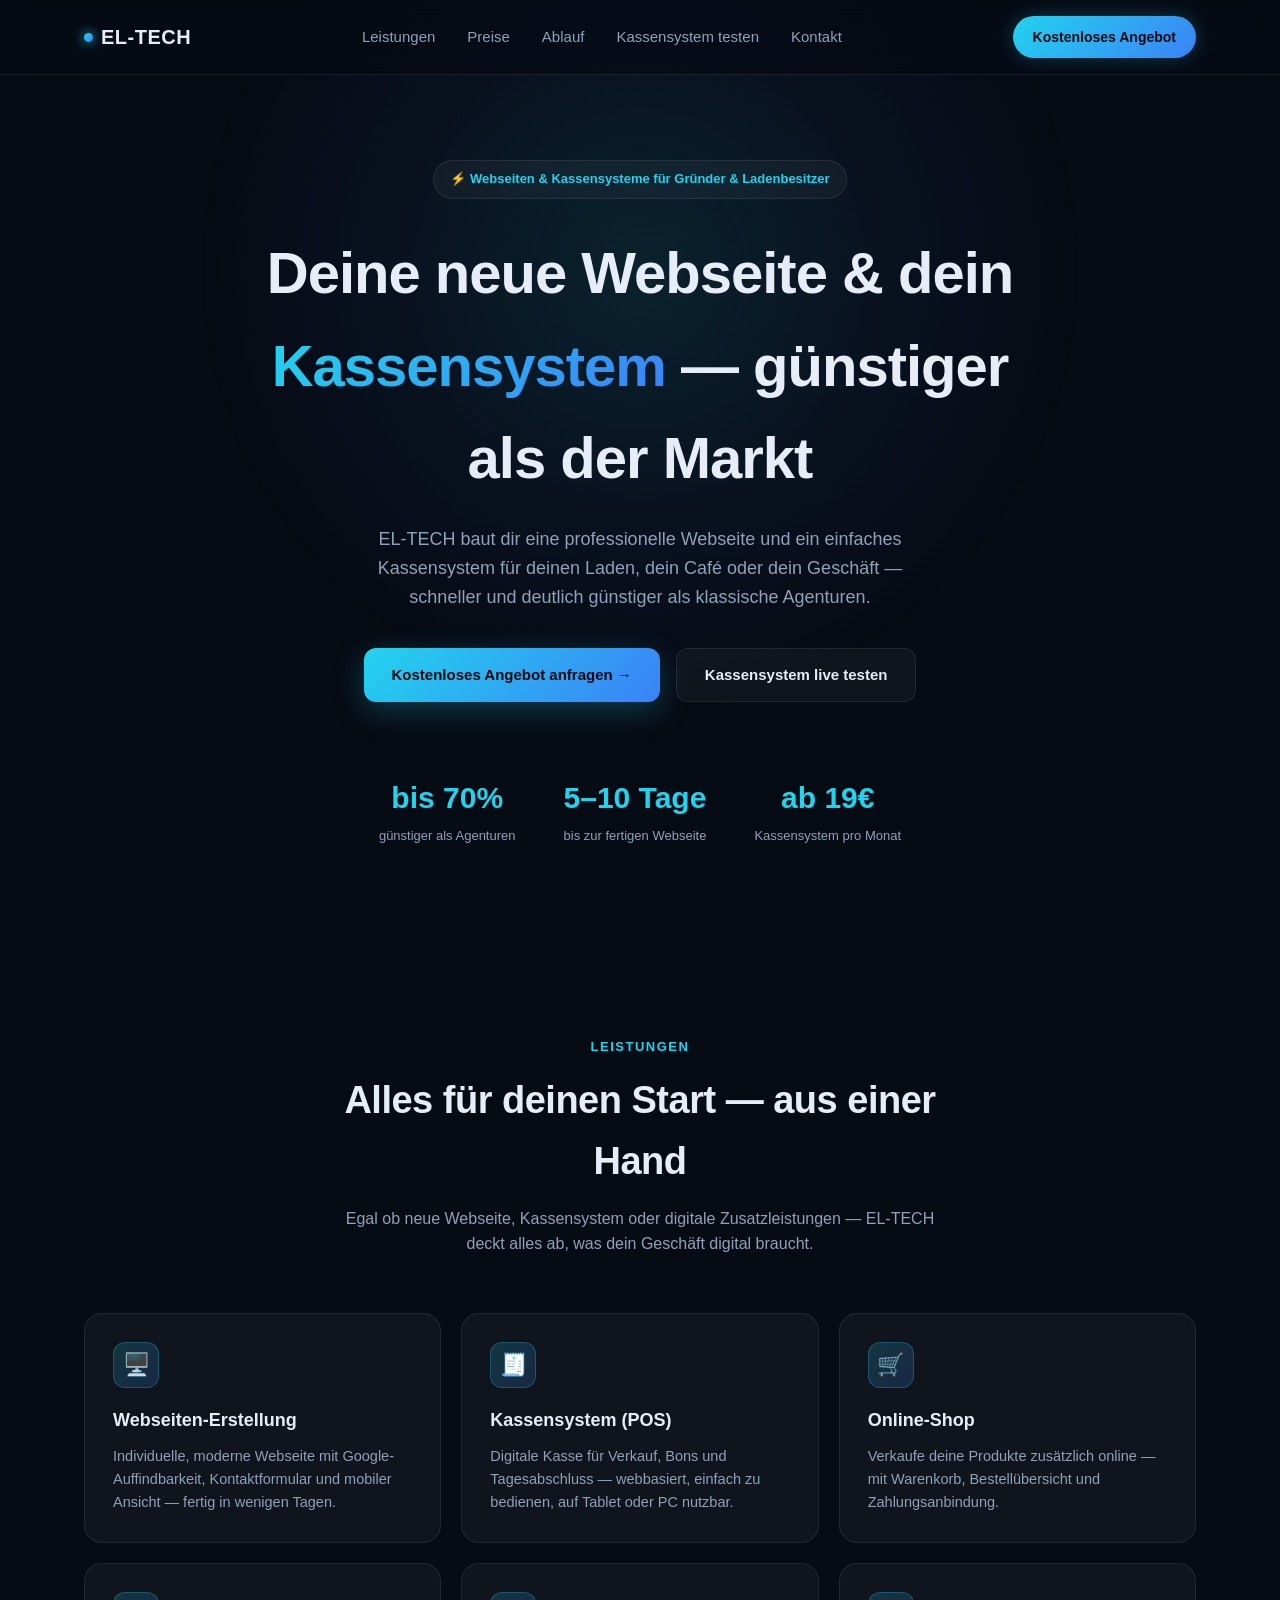
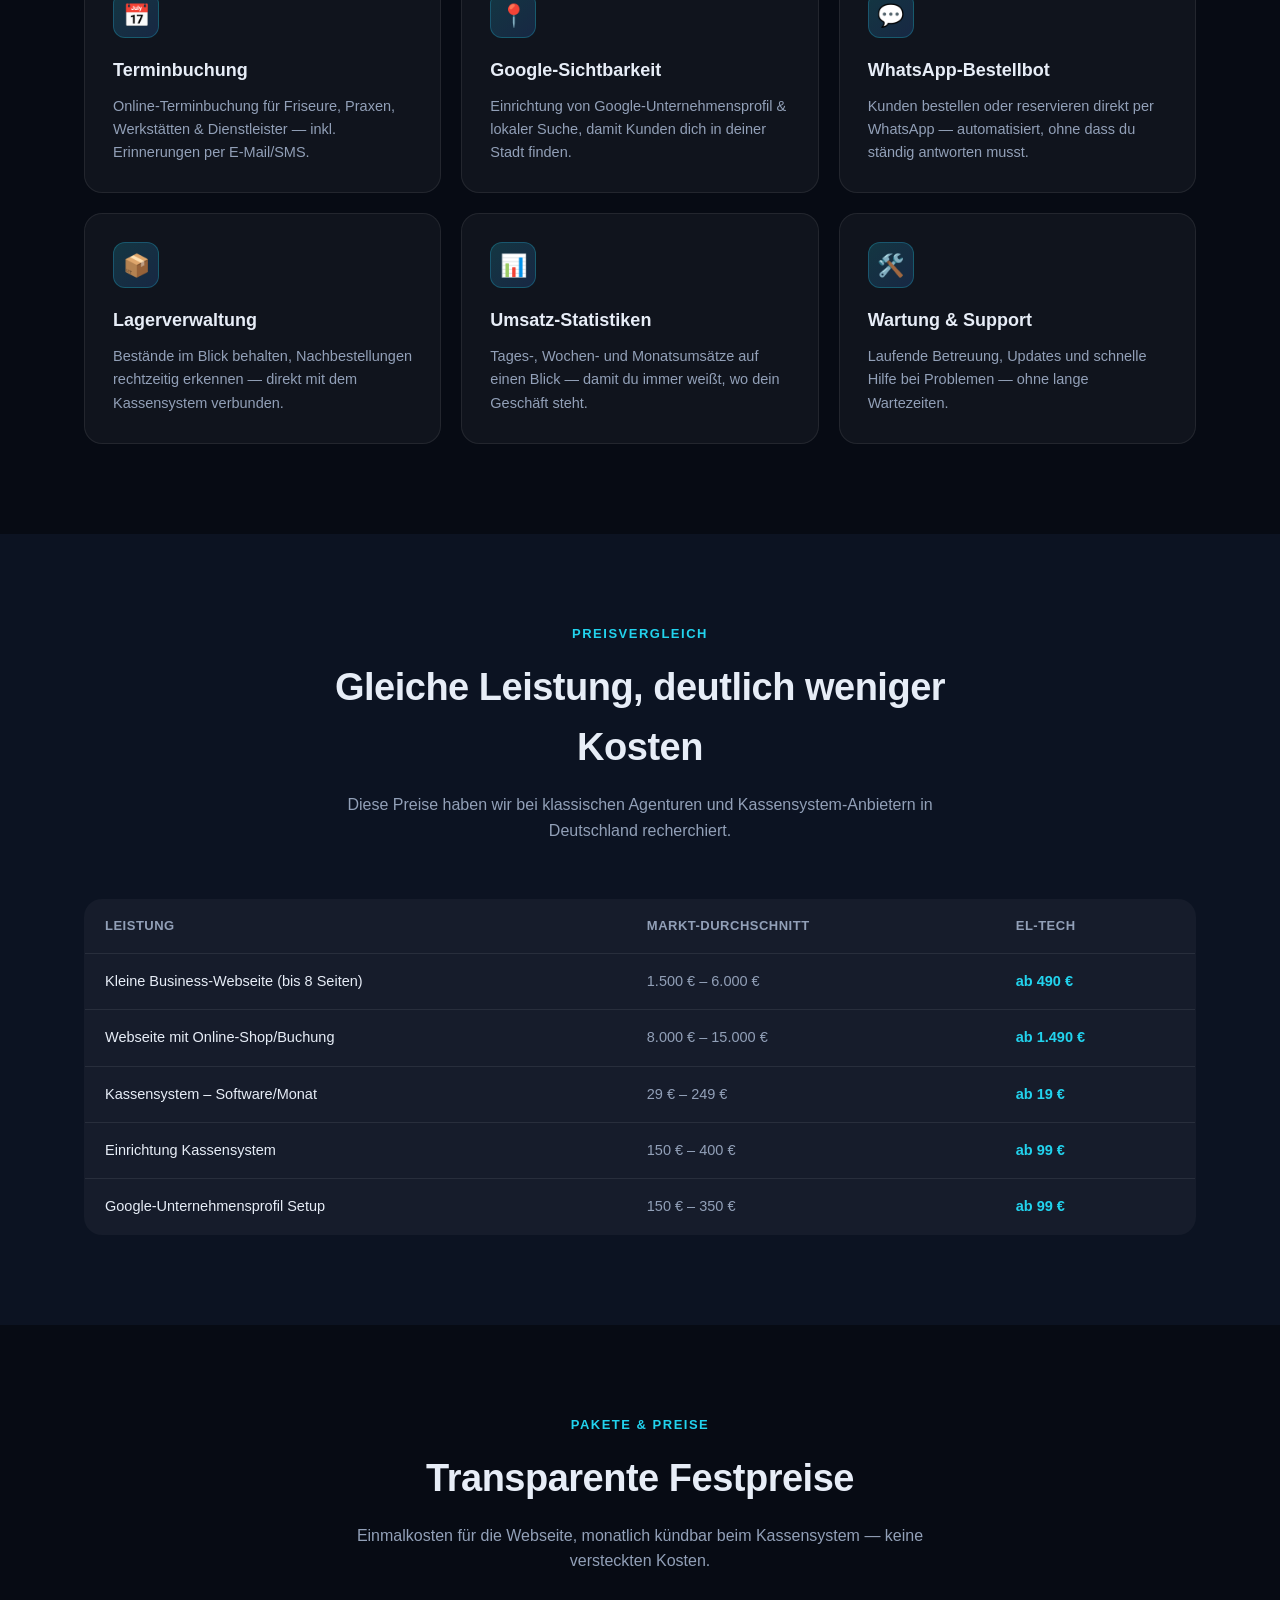
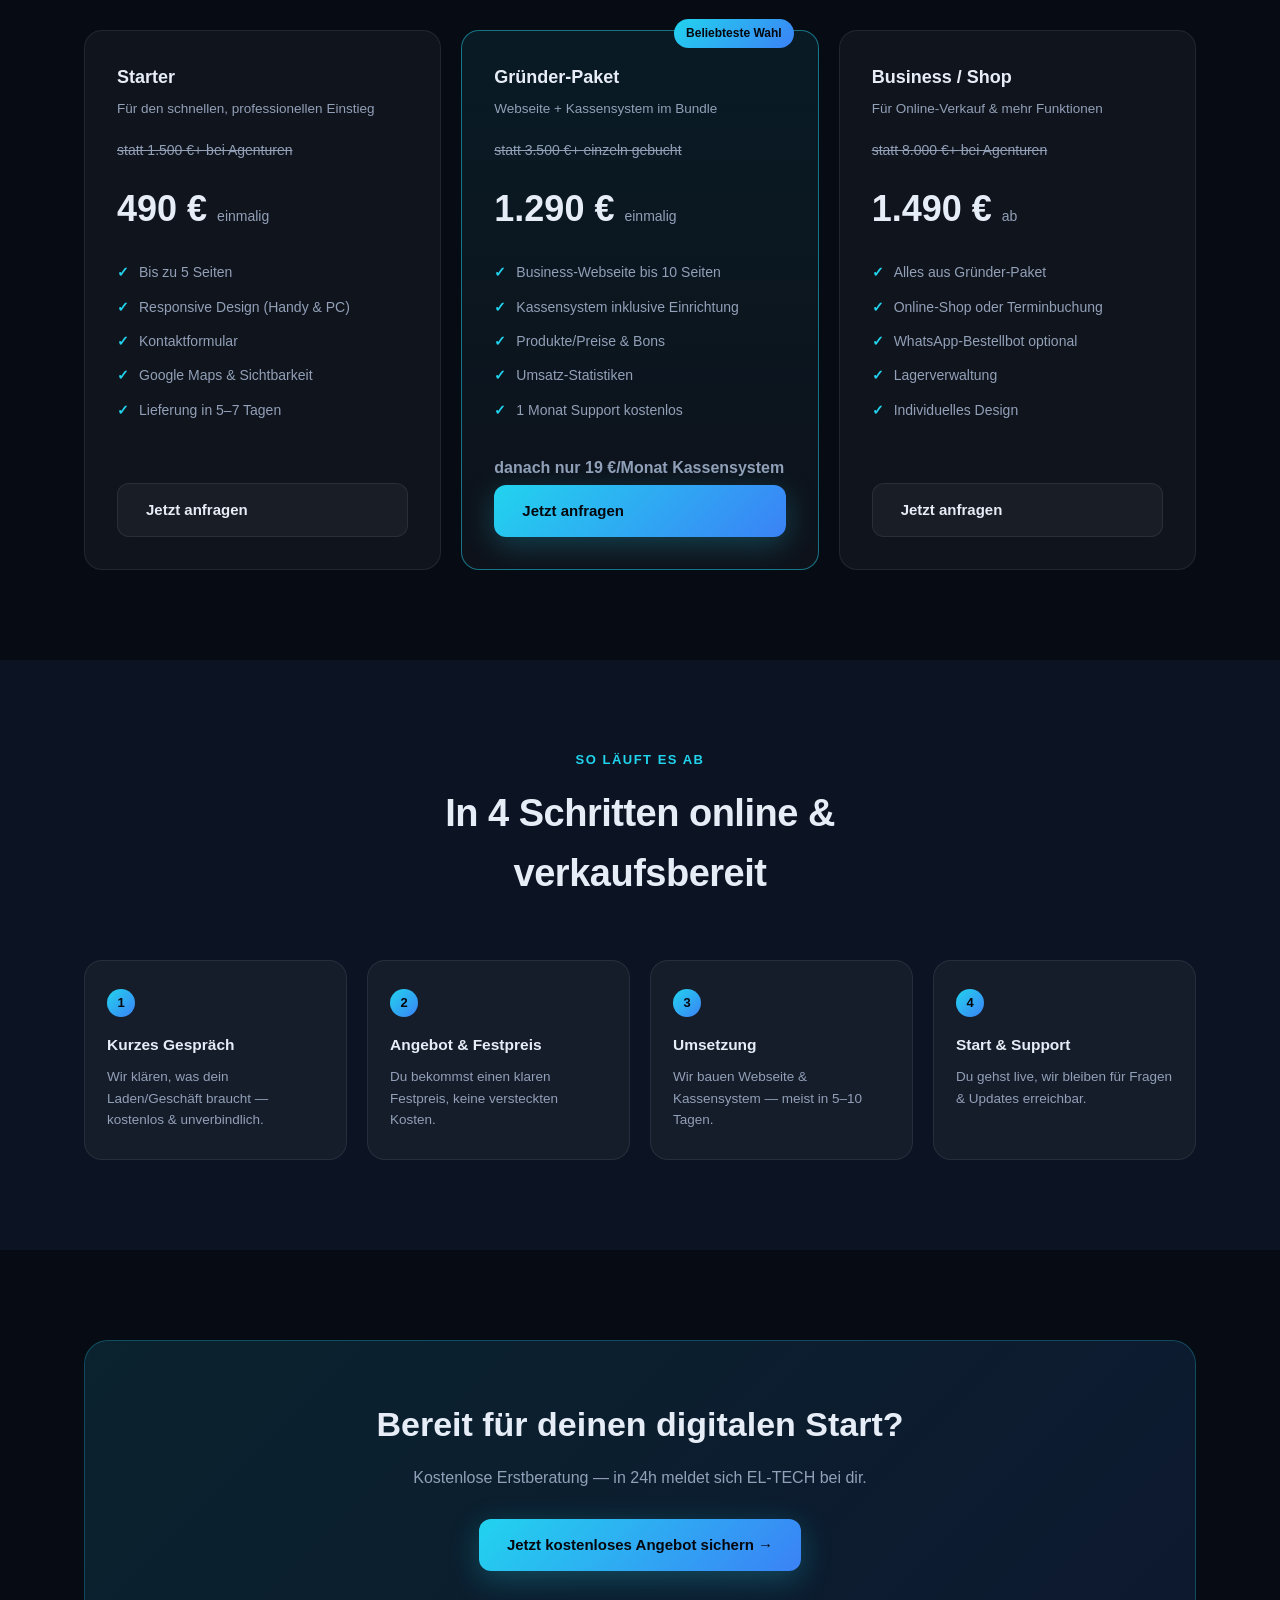
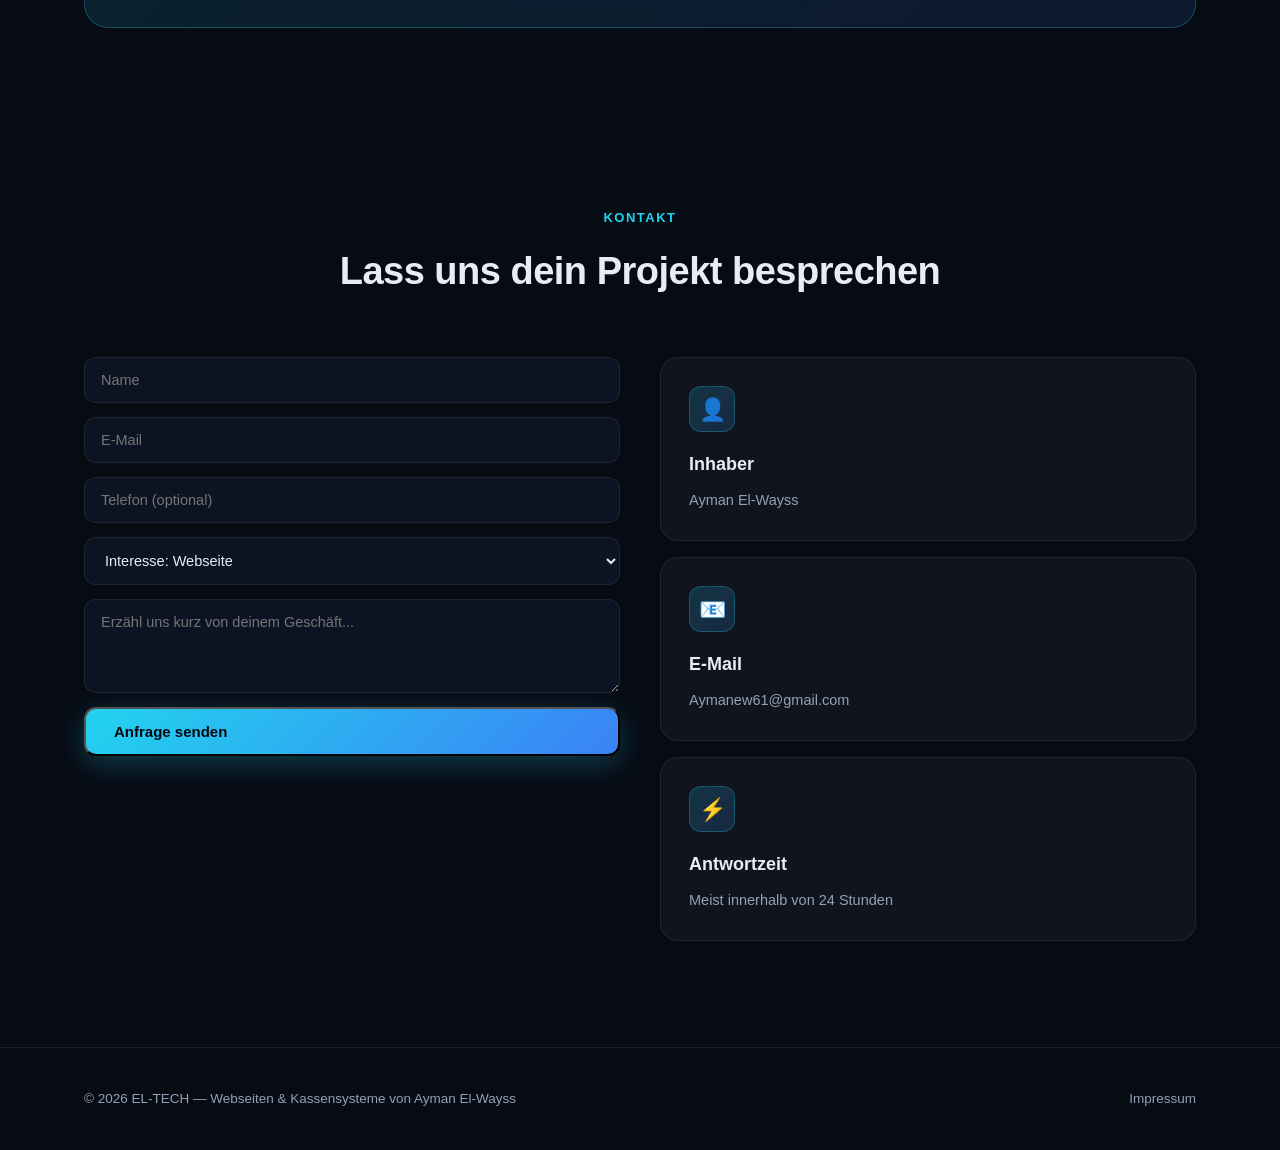
<file: index.html>
<!DOCTYPE html>
<html lang="de">
<head>
<meta charset="UTF-8">
<meta name="viewport" content="width=device-width, initial-scale=1.0">
<title>EL-TECH — Webseiten & Kassensysteme für Gründer</title>
<link rel="stylesheet" href="css/style.css">
</head>
<body>

<header>
  <nav>
    <div class="logo"><span class="dot"></span>EL-TECH</div>
    <div class="nav-links">
      <a href="#leistungen">Leistungen</a>
      <a href="#preise">Preise</a>
      <a href="#ablauf">Ablauf</a>
      <a href="kassensystem.html">Kassensystem testen</a>
      <a href="#kontakt">Kontakt</a>
    </div>
    <a href="#kontakt" class="nav-cta">Kostenloses Angebot</a>
    <button class="menu-toggle">☰</button>
  </nav>
</header>

<section class="hero">
  <div class="badge">⚡ Webseiten &amp; Kassensysteme für Gründer &amp; Ladenbesitzer</div>
  <h1>Deine neue Webseite & dein <span>Kassensystem</span> — günstiger als der Markt</h1>
  <p>EL-TECH baut dir eine professionelle Webseite und ein einfaches Kassensystem für deinen Laden, dein Café oder dein Geschäft — schneller und deutlich günstiger als klassische Agenturen.</p>
  <div class="hero-actions">
    <a href="#kontakt" class="btn btn-primary">Kostenloses Angebot anfragen →</a>
    <a href="kassensystem.html" class="btn btn-ghost">Kassensystem live testen</a>
  </div>
  <div class="hero-stats">
    <div class="stat"><b>bis 70%</b><span>günstiger als Agenturen</span></div>
    <div class="stat"><b>5–10 Tage</b><span>bis zur fertigen Webseite</span></div>
    <div class="stat"><b>ab 19€</b><span>Kassensystem pro Monat</span></div>
  </div>
</section>

<section id="leistungen">
  <div class="container">
    <div class="section-head">
      <span class="eyebrow">Leistungen</span>
      <h2>Alles für deinen Start — aus einer Hand</h2>
      <p>Egal ob neue Webseite, Kassensystem oder digitale Zusatzleistungen — EL-TECH deckt alles ab, was dein Geschäft digital braucht.</p>
    </div>
    <div class="grid grid-3">
      <div class="card">
        <div class="icon">🖥️</div>
        <h3>Webseiten-Erstellung</h3>
        <p>Individuelle, moderne Webseite mit Google-Auffindbarkeit, Kontaktformular und mobiler Ansicht — fertig in wenigen Tagen.</p>
      </div>
      <div class="card">
        <div class="icon">🧾</div>
        <h3>Kassensystem (POS)</h3>
        <p>Digitale Kasse für Verkauf, Bons und Tagesabschluss — webbasiert, einfach zu bedienen, auf Tablet oder PC nutzbar.</p>
      </div>
      <div class="card">
        <div class="icon">🛒</div>
        <h3>Online-Shop</h3>
        <p>Verkaufe deine Produkte zusätzlich online — mit Warenkorb, Bestellübersicht und Zahlungsanbindung.</p>
      </div>
      <div class="card">
        <div class="icon">📅</div>
        <h3>Terminbuchung</h3>
        <p>Online-Terminbuchung für Friseure, Praxen, Werkstätten & Dienstleister — inkl. Erinnerungen per E-Mail/SMS.</p>
      </div>
      <div class="card">
        <div class="icon">📍</div>
        <h3>Google-Sichtbarkeit</h3>
        <p>Einrichtung von Google-Unternehmensprofil & lokaler Suche, damit Kunden dich in deiner Stadt finden.</p>
      </div>
      <div class="card">
        <div class="icon">💬</div>
        <h3>WhatsApp-Bestellbot</h3>
        <p>Kunden bestellen oder reservieren direkt per WhatsApp — automatisiert, ohne dass du ständig antworten musst.</p>
      </div>
      <div class="card">
        <div class="icon">📦</div>
        <h3>Lagerverwaltung</h3>
        <p>Bestände im Blick behalten, Nachbestellungen rechtzeitig erkennen — direkt mit dem Kassensystem verbunden.</p>
      </div>
      <div class="card">
        <div class="icon">📊</div>
        <h3>Umsatz-Statistiken</h3>
        <p>Tages-, Wochen- und Monatsumsätze auf einen Blick — damit du immer weißt, wo dein Geschäft steht.</p>
      </div>
      <div class="card">
        <div class="icon">🛠️</div>
        <h3>Wartung & Support</h3>
        <p>Laufende Betreuung, Updates und schnelle Hilfe bei Problemen — ohne lange Wartezeiten.</p>
      </div>
    </div>
  </div>
</section>

<section id="vergleich" style="background:var(--bg-soft);">
  <div class="container">
    <div class="section-head">
      <span class="eyebrow">Preisvergleich</span>
      <h2>Gleiche Leistung, deutlich weniger Kosten</h2>
      <p>Diese Preise haben wir bei klassischen Agenturen und Kassensystem-Anbietern in Deutschland recherchiert.</p>
    </div>
    <div class="table-wrap">
      <table class="compare-table">
        <tr><th>Leistung</th><th>Markt-Durchschnitt</th><th>EL-TECH</th></tr>
        <tr><td>Kleine Business-Webseite (bis 8 Seiten)</td><td class="market">1.500 € – 6.000 €</td><td class="eltech">ab 490 €</td></tr>
        <tr><td>Webseite mit Online-Shop/Buchung</td><td class="market">8.000 € – 15.000 €</td><td class="eltech">ab 1.490 €</td></tr>
        <tr><td>Kassensystem – Software/Monat</td><td class="market">29 € – 249 €</td><td class="eltech">ab 19 €</td></tr>
        <tr><td>Einrichtung Kassensystem</td><td class="market">150 € – 400 €</td><td class="eltech">ab 99 €</td></tr>
        <tr><td>Google-Unternehmensprofil Setup</td><td class="market">150 € – 350 €</td><td class="eltech">ab 99 €</td></tr>
      </table>
    </div>
  </div>
</section>

<section id="preise">
  <div class="container">
    <div class="section-head">
      <span class="eyebrow">Pakete & Preise</span>
      <h2>Transparente Festpreise</h2>
      <p>Einmalkosten für die Webseite, monatlich kündbar beim Kassensystem — keine versteckten Kosten.</p>
    </div>
    <div class="grid grid-3">
      <div class="price-card">
        <h3>Starter</h3>
        <p class="desc">Für den schnellen, professionellen Einstieg</p>
        <span class="old-price">statt 1.500 €+ bei Agenturen</span>
        <div class="amount">490 € <small>einmalig</small></div>
        <ul>
          <li>Bis zu 5 Seiten</li>
          <li>Responsive Design (Handy & PC)</li>
          <li>Kontaktformular</li>
          <li>Google Maps & Sichtbarkeit</li>
          <li>Lieferung in 5–7 Tagen</li>
        </ul>
        <a href="#kontakt" class="btn btn-ghost">Jetzt anfragen</a>
      </div>
      <div class="price-card featured">
        <span class="tag">Beliebteste Wahl</span>
        <h3>Gründer-Paket</h3>
        <p class="desc">Webseite + Kassensystem im Bundle</p>
        <span class="old-price">statt 3.500 €+ einzeln gebucht</span>
        <div class="amount">1.290 € <small>einmalig</small></div>
        <ul>
          <li>Business-Webseite bis 10 Seiten</li>
          <li>Kassensystem inklusive Einrichtung</li>
          <li>Produkte/Preise & Bons</li>
          <li>Umsatz-Statistiken</li>
          <li>1 Monat Support kostenlos</li>
        </ul>
        <div class="amount" style="font-size:16px;color:var(--text-dim);margin-top:-6px;">danach nur 19 €/Monat Kassensystem</div>
        <a href="#kontakt" class="btn btn-primary">Jetzt anfragen</a>
      </div>
      <div class="price-card">
        <h3>Business / Shop</h3>
        <p class="desc">Für Online-Verkauf & mehr Funktionen</p>
        <span class="old-price">statt 8.000 €+ bei Agenturen</span>
        <div class="amount">1.490 € <small>ab</small></div>
        <ul>
          <li>Alles aus Gründer-Paket</li>
          <li>Online-Shop oder Terminbuchung</li>
          <li>WhatsApp-Bestellbot optional</li>
          <li>Lagerverwaltung</li>
          <li>Individuelles Design</li>
        </ul>
        <a href="#kontakt" class="btn btn-ghost">Jetzt anfragen</a>
      </div>
    </div>
  </div>
</section>

<section id="ablauf" style="background:var(--bg-soft);">
  <div class="container">
    <div class="section-head">
      <span class="eyebrow">So läuft es ab</span>
      <h2>In 4 Schritten online & verkaufsbereit</h2>
    </div>
    <div class="steps">
      <div class="step"><div class="num">1</div><h4>Kurzes Gespräch</h4><p>Wir klären, was dein Laden/Geschäft braucht — kostenlos & unverbindlich.</p></div>
      <div class="step"><div class="num">2</div><h4>Angebot & Festpreis</h4><p>Du bekommst einen klaren Festpreis, keine versteckten Kosten.</p></div>
      <div class="step"><div class="num">3</div><h4>Umsetzung</h4><p>Wir bauen Webseite & Kassensystem — meist in 5–10 Tagen.</p></div>
      <div class="step"><div class="num">4</div><h4>Start & Support</h4><p>Du gehst live, wir bleiben für Fragen & Updates erreichbar.</p></div>
    </div>
  </div>
</section>

<section>
  <div class="container">
    <div class="cta-band">
      <h2>Bereit für deinen digitalen Start?</h2>
      <p>Kostenlose Erstberatung — in 24h meldet sich EL-TECH bei dir.</p>
      <a href="#kontakt" class="btn btn-primary">Jetzt kostenloses Angebot sichern →</a>
    </div>
  </div>
</section>

<section id="kontakt">
  <div class="container">
    <div class="section-head">
      <span class="eyebrow">Kontakt</span>
      <h2>Lass uns dein Projekt besprechen</h2>
    </div>
    <div class="contact-wrap">
      <form class="contact-form" onsubmit="return false;">
        <input type="text" placeholder="Name" required>
        <input type="email" placeholder="E-Mail" required>
        <input type="tel" placeholder="Telefon (optional)">
        <select>
          <option>Interesse: Webseite</option>
          <option>Interesse: Kassensystem</option>
          <option>Interesse: Gründer-Paket</option>
          <option>Interesse: Sonstiges</option>
        </select>
        <textarea rows="4" placeholder="Erzähl uns kurz von deinem Geschäft..."></textarea>
        <button type="submit" class="btn btn-primary">Anfrage senden</button>
      </form>
      <div class="contact-info">
        <div class="card">
          <div class="icon">👤</div>
          <h3>Inhaber</h3>
          <p>Ayman El-Wayss</p>
        </div>
        <div class="card">
          <div class="icon">📧</div>
          <h3>E-Mail</h3>
          <p>Aymanew61@gmail.com</p>
        </div>
        <div class="card">
          <div class="icon">⚡</div>
          <h3>Antwortzeit</h3>
          <p>Meist innerhalb von 24 Stunden</p>
        </div>
      </div>
    </div>
  </div>
</section>

<footer>
  <div class="container" style="display:flex;justify-content:space-between;flex-wrap:wrap;gap:16px;width:100%;">
    <span>© 2026 EL-TECH — Webseiten & Kassensysteme von Ayman El-Wayss</span>
    <span><a href="impressum.html">Impressum</a></span>
  </div>
</footer>

<script src="js/main.js"></script>
</body>
</html>
</file>
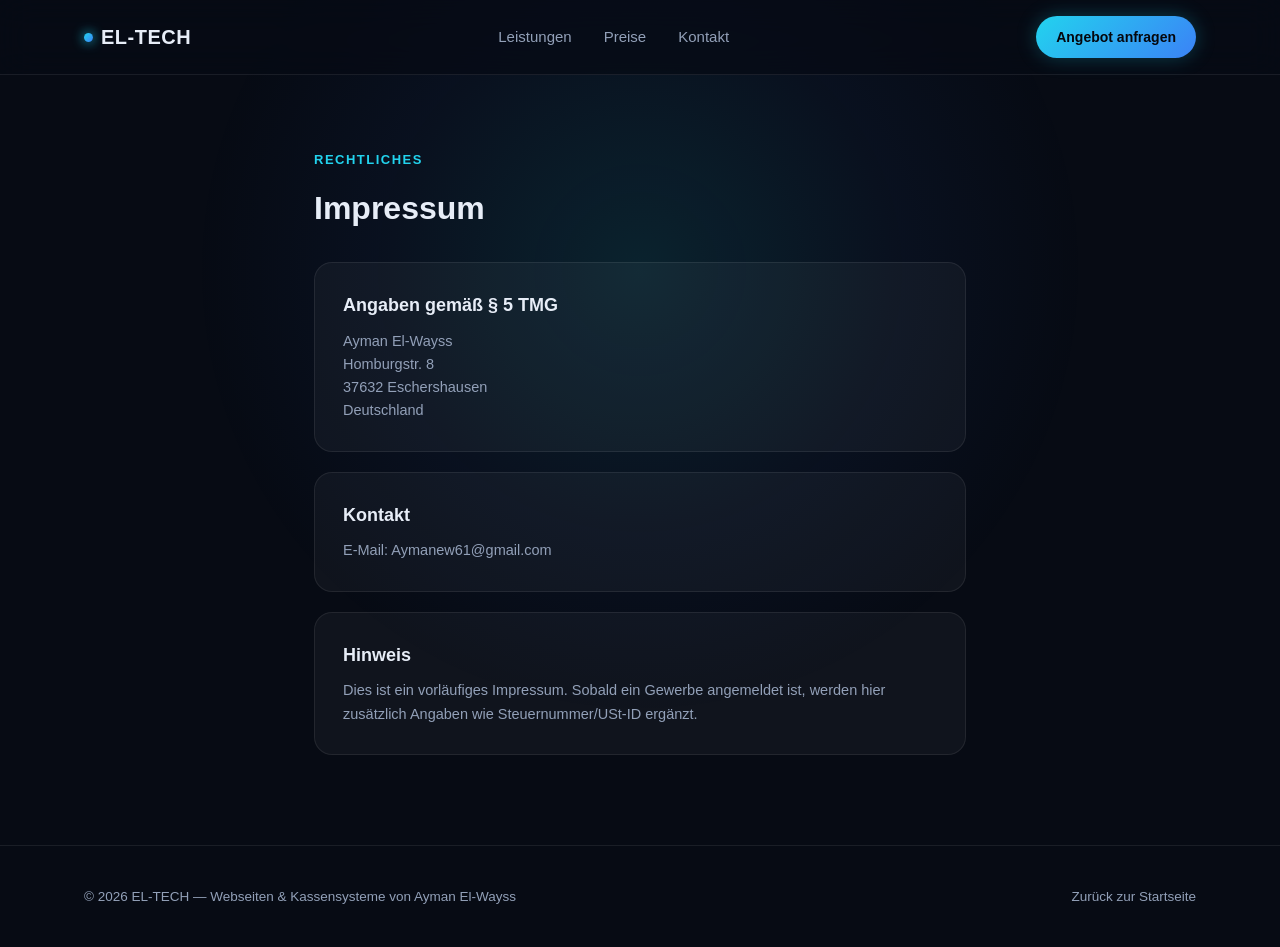
<file: impressum.html>
<!DOCTYPE html>
<html lang="de">
<head>
<meta charset="UTF-8">
<meta name="viewport" content="width=device-width, initial-scale=1.0">
<title>Impressum — EL-TECH</title>
<link rel="stylesheet" href="css/style.css">
</head>
<body>

<header>
  <nav>
    <a href="index.html" class="logo"><span class="dot"></span>EL-TECH</a>
    <div class="nav-links">
      <a href="index.html#leistungen">Leistungen</a>
      <a href="index.html#preise">Preise</a>
      <a href="index.html#kontakt">Kontakt</a>
    </div>
    <a href="index.html#kontakt" class="nav-cta">Angebot anfragen</a>
  </nav>
</header>

<section style="padding-top:150px;">
  <div class="container" style="max-width:700px;">
    <span class="eyebrow">Rechtliches</span>
    <h2 style="font-size:32px;font-weight:800;margin-bottom:28px;">Impressum</h2>

    <div class="card" style="margin-bottom:20px;">
      <h3>Angaben gemäß § 5 TMG</h3>
      <p style="margin-top:10px;">
        Ayman El-Wayss<br>
        Homburgstr. 8<br>
        37632 Eschershausen<br>
        Deutschland
      </p>
    </div>

    <div class="card" style="margin-bottom:20px;">
      <h3>Kontakt</h3>
      <p style="margin-top:10px;">
        E-Mail: Aymanew61@gmail.com
      </p>
    </div>

    <div class="card">
      <h3>Hinweis</h3>
      <p style="margin-top:10px;">
        Dies ist ein vorläufiges Impressum. Sobald ein Gewerbe angemeldet ist, werden hier zusätzlich Angaben wie Steuernummer/USt-ID ergänzt.
      </p>
    </div>
  </div>
</section>

<footer>
  <div class="container" style="display:flex;justify-content:space-between;flex-wrap:wrap;gap:16px;width:100%;">
    <span>© 2026 EL-TECH — Webseiten & Kassensysteme von Ayman El-Wayss</span>
    <span><a href="index.html">Zurück zur Startseite</a></span>
  </div>
</footer>

</body>
</html>
</file>
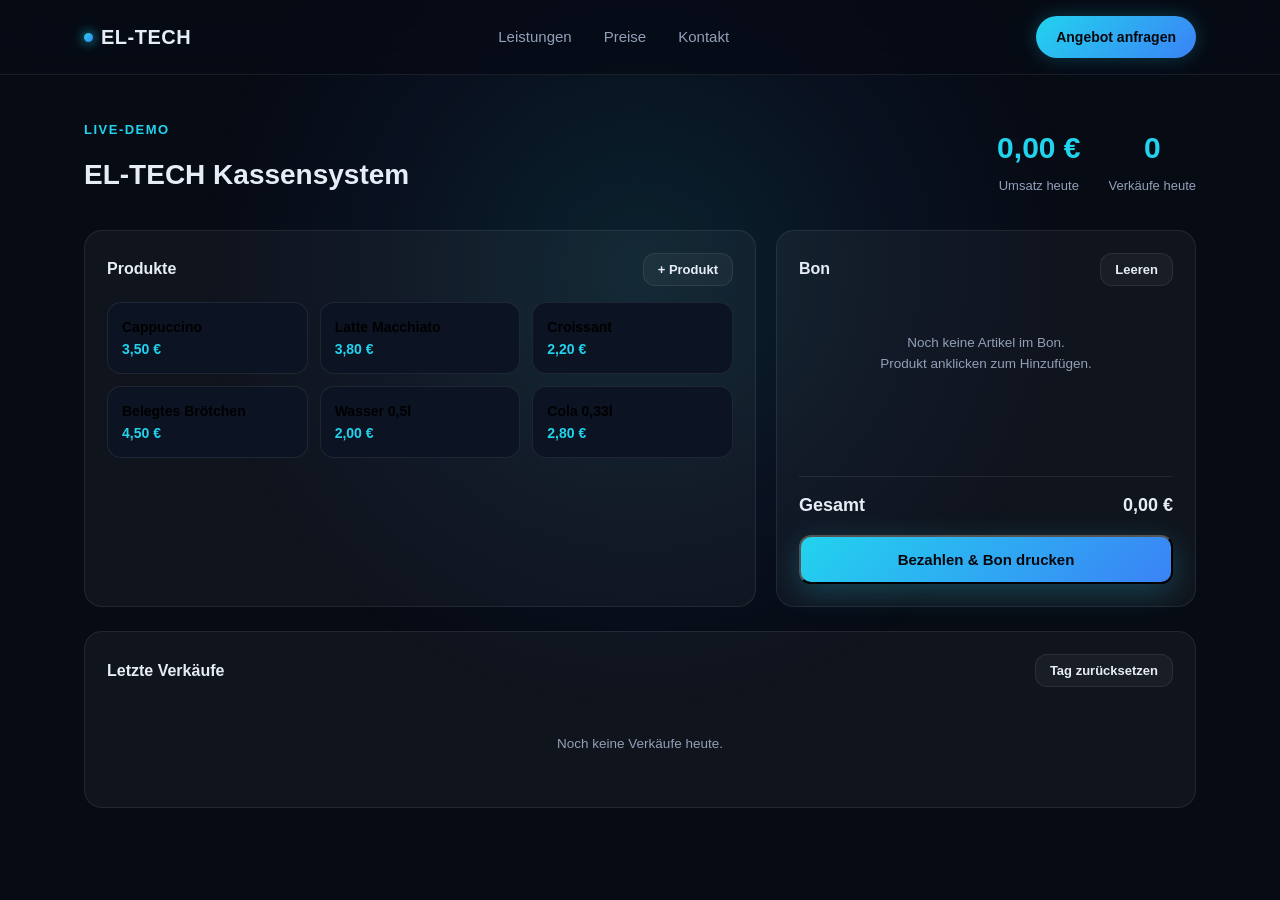
<file: kassensystem.html>
<!DOCTYPE html>
<html lang="de">
<head>
<meta charset="UTF-8">
<meta name="viewport" content="width=device-width, initial-scale=1.0">
<title>EL-TECH Kassensystem — Live-Demo</title>
<link rel="stylesheet" href="css/style.css">
<link rel="stylesheet" href="css/pos.css">
</head>
<body class="pos-body">

<header>
  <nav>
    <a href="index.html" class="logo"><span class="dot"></span>EL-TECH</a>
    <div class="nav-links">
      <a href="index.html#leistungen">Leistungen</a>
      <a href="index.html#preise">Preise</a>
      <a href="index.html#kontakt">Kontakt</a>
    </div>
    <a href="index.html#kontakt" class="nav-cta">Angebot anfragen</a>
  </nav>
</header>

<div class="pos-wrap">

  <div class="pos-topbar">
    <div>
      <span class="eyebrow">Live-Demo</span>
      <h1>EL-TECH Kassensystem</h1>
    </div>
    <div class="pos-summary">
      <div class="stat"><b id="dayTotal">0,00 €</b><span>Umsatz heute</span></div>
      <div class="stat"><b id="dayCount">0</b><span>Verkäufe heute</span></div>
    </div>
  </div>

  <div class="pos-grid">

    <div class="pos-products">
      <div class="pos-panel-head">
        <h3>Produkte</h3>
        <button id="addProductBtn" class="btn btn-ghost small">+ Produkt</button>
      </div>
      <div id="productGrid" class="product-grid"></div>
    </div>

    <div class="pos-cart">
      <div class="pos-panel-head">
        <h3>Bon</h3>
        <button id="clearCartBtn" class="btn btn-ghost small">Leeren</button>
      </div>
      <div id="cartItems" class="cart-items"></div>
      <div class="cart-total-row">
        <span>Gesamt</span>
        <span id="cartTotal">0,00 €</span>
      </div>
      <button id="checkoutBtn" class="btn btn-primary full">Bezahlen & Bon drucken</button>
    </div>

  </div>

  <div id="historyPanel" class="pos-history">
    <div class="pos-panel-head">
      <h3>Letzte Verkäufe</h3>
      <button id="resetDayBtn" class="btn btn-ghost small">Tag zurücksetzen</button>
    </div>
    <div id="historyList" class="history-list"></div>
  </div>

</div>

<div id="productModal" class="modal hidden">
  <div class="modal-box">
    <h3>Neues Produkt</h3>
    <input id="prodName" type="text" placeholder="Name (z.B. Cappuccino)">
    <input id="prodPrice" type="number" step="0.01" placeholder="Preis in €">
    <div class="modal-actions">
      <button id="cancelProdBtn" class="btn btn-ghost">Abbrechen</button>
      <button id="saveProdBtn" class="btn btn-primary">Speichern</button>
    </div>
  </div>
</div>

<div id="receiptModal" class="modal hidden">
  <div class="modal-box receipt">
    <h3>Bon</h3>
    <div id="receiptContent"></div>
    <div class="modal-actions">
      <button id="closeReceiptBtn" class="btn btn-primary full">Schließen</button>
    </div>
  </div>
</div>

<script src="js/kassensystem.js"></script>
</body>
</html>
</file>
<file: css/style.css>
:root{
  --bg:#070b14;
  --bg-soft:#0c1322;
  --card:rgba(255,255,255,0.04);
  --card-border:rgba(255,255,255,0.08);
  --cyan:#22d3ee;
  --blue:#3b82f6;
  --text:#e7edf7;
  --text-dim:#92a0b8;
  --radius:18px;
}

*{margin:0;padding:0;box-sizing:border-box;}

html{scroll-behavior:smooth;}

body{
  background:var(--bg);
  color:var(--text);
  font-family:'Inter',-apple-system,BlinkMacSystemFont,'Segoe UI',sans-serif;
  line-height:1.6;
  overflow-x:hidden;
}

body::before{
  content:'';
  position:fixed;
  top:-20%;
  left:50%;
  width:900px;
  height:900px;
  transform:translateX(-50%);
  background:radial-gradient(circle,rgba(34,211,238,0.12) 0%,rgba(59,130,246,0.05) 40%,transparent 70%);
  pointer-events:none;
  z-index:0;
}

.container{max-width:1160px;margin:0 auto;padding:0 24px;}

a{color:inherit;text-decoration:none;}

/* Navbar */
header{
  position:fixed;top:0;left:0;right:0;z-index:100;
  background:rgba(7,11,20,0.7);
  backdrop-filter:blur(16px);
  border-bottom:1px solid var(--card-border);
}
nav{
  display:flex;align-items:center;justify-content:space-between;
  padding:16px 24px;max-width:1160px;margin:0 auto;
}
.logo{
  font-weight:800;font-size:20px;letter-spacing:0.5px;
  display:flex;align-items:center;gap:8px;
}
.logo .dot{
  width:9px;height:9px;border-radius:50%;
  background:linear-gradient(135deg,var(--cyan),var(--blue));
  box-shadow:0 0 12px var(--cyan);
}
.nav-links{display:flex;gap:32px;font-size:15px;font-weight:500;color:var(--text-dim);}
.nav-links a:hover{color:var(--text);}
.nav-cta{
  background:linear-gradient(135deg,var(--cyan),var(--blue));
  color:#05070d;font-weight:700;font-size:14px;
  padding:10px 20px;border-radius:999px;
  box-shadow:0 0 20px rgba(34,211,238,0.25);
  transition:transform .2s ease;
}
.nav-cta:hover{transform:translateY(-1px);}
.menu-toggle{display:none;background:none;border:none;color:var(--text);font-size:24px;cursor:pointer;}

/* Hero */
.hero{
  position:relative;z-index:1;
  padding:160px 24px 100px;
  text-align:center;
}
.badge{
  display:inline-flex;align-items:center;gap:8px;
  background:var(--card);border:1px solid var(--card-border);
  padding:8px 16px;border-radius:999px;
  font-size:13px;color:var(--cyan);font-weight:600;
  margin-bottom:28px;
}
.hero h1{
  font-size:clamp(32px,6vw,58px);
  font-weight:800;
  letter-spacing:-1px;
  max-width:820px;margin:0 auto 20px;
}
.hero h1 span{
  background:linear-gradient(135deg,var(--cyan),var(--blue));
  -webkit-background-clip:text;background-clip:text;color:transparent;
}
.hero p{
  max-width:600px;margin:0 auto 36px;
  color:var(--text-dim);font-size:18px;
}
.hero-actions{display:flex;gap:16px;justify-content:center;flex-wrap:wrap;}
.btn{
  padding:14px 28px;border-radius:12px;font-weight:700;font-size:15px;
  transition:transform .2s ease, box-shadow .2s ease;
  display:inline-flex;align-items:center;gap:8px;
}
.btn-primary{
  background:linear-gradient(135deg,var(--cyan),var(--blue));
  color:#05070d;
  box-shadow:0 8px 30px rgba(34,211,238,0.25);
}
.btn-primary:hover{transform:translateY(-2px);box-shadow:0 12px 36px rgba(34,211,238,0.35);}
.btn-ghost{
  background:var(--card);border:1px solid var(--card-border);color:var(--text);
}
.btn-ghost:hover{border-color:rgba(255,255,255,0.2);}

.hero-stats{
  display:flex;gap:48px;justify-content:center;margin-top:72px;flex-wrap:wrap;
}
.stat{text-align:center;}
.stat b{display:block;font-size:30px;font-weight:800;color:var(--cyan);}
.stat span{font-size:13px;color:var(--text-dim);}

/* Section generic */
section{position:relative;z-index:1;padding:90px 0;}
.section-head{text-align:center;max-width:620px;margin:0 auto 56px;}
.eyebrow{
  color:var(--cyan);font-weight:700;font-size:13px;letter-spacing:1.5px;
  text-transform:uppercase;margin-bottom:12px;display:block;
}
.section-head h2{font-size:clamp(26px,4vw,38px);font-weight:800;letter-spacing:-0.5px;margin-bottom:14px;}
.section-head p{color:var(--text-dim);font-size:16px;}

/* Services grid */
.grid{display:grid;gap:20px;}
.grid-3{grid-template-columns:repeat(3,1fr);}
.grid-4{grid-template-columns:repeat(4,1fr);}
@media(max-width:900px){.grid-3,.grid-4{grid-template-columns:repeat(2,1fr);}}
@media(max-width:600px){.grid-3,.grid-4{grid-template-columns:1fr;}}

.card{
  background:var(--card);
  border:1px solid var(--card-border);
  border-radius:var(--radius);
  padding:28px;
  transition:transform .25s ease, border-color .25s ease, background .25s ease;
}
.card:hover{transform:translateY(-4px);border-color:rgba(34,211,238,0.3);background:rgba(255,255,255,0.06);}
.card .icon{
  width:46px;height:46px;border-radius:12px;
  display:flex;align-items:center;justify-content:center;
  font-size:22px;margin-bottom:18px;
  background:linear-gradient(135deg,rgba(34,211,238,0.18),rgba(59,130,246,0.18));
  border:1px solid rgba(34,211,238,0.25);
}
.card h3{font-size:18px;font-weight:700;margin-bottom:10px;}
.card p{color:var(--text-dim);font-size:14.5px;}

/* Pricing comparison */
.compare-table{
  width:100%;border-collapse:collapse;
  background:var(--card);border:1px solid var(--card-border);
  border-radius:var(--radius);overflow:hidden;
}
.compare-table th,.compare-table td{
  padding:16px 20px;text-align:left;font-size:14.5px;
  border-bottom:1px solid var(--card-border);
}
.compare-table th{color:var(--text-dim);font-weight:600;font-size:13px;text-transform:uppercase;letter-spacing:0.5px;}
.compare-table td.market{color:var(--text-dim);}
.compare-table td.eltech{color:var(--cyan);font-weight:800;}
.compare-table tr:last-child td{border-bottom:none;}
.table-wrap{overflow-x:auto;}

/* Pricing cards */
.price-card{
  background:var(--card);border:1px solid var(--card-border);border-radius:var(--radius);
  padding:32px;display:flex;flex-direction:column;position:relative;
}
.price-card.featured{
  border-color:rgba(34,211,238,0.5);
  background:linear-gradient(180deg,rgba(34,211,238,0.08),rgba(255,255,255,0.03));
}
.price-card .tag{
  position:absolute;top:-12px;right:24px;
  background:linear-gradient(135deg,var(--cyan),var(--blue));
  color:#05070d;font-size:12px;font-weight:800;padding:5px 12px;border-radius:999px;
}
.price-card h3{font-size:18px;font-weight:700;margin-bottom:6px;}
.price-card .desc{color:var(--text-dim);font-size:13.5px;margin-bottom:20px;}
.price-card .amount{font-size:36px;font-weight:800;margin-bottom:4px;}
.price-card .amount small{font-size:14px;color:var(--text-dim);font-weight:500;}
.price-card .old-price{color:var(--text-dim);text-decoration:line-through;font-size:14px;margin-bottom:18px;display:block;}
.price-card ul{list-style:none;margin:20px 0 28px;flex:1;}
.price-card li{
  display:flex;gap:10px;align-items:flex-start;
  font-size:14px;color:var(--text-dim);margin-bottom:12px;
}
.price-card li::before{content:'✓';color:var(--cyan);font-weight:800;}

/* Process */
.steps{display:grid;grid-template-columns:repeat(4,1fr);gap:20px;}
@media(max-width:900px){.steps{grid-template-columns:repeat(2,1fr);}}
@media(max-width:560px){.steps{grid-template-columns:1fr;}}
.step{position:relative;padding:28px 22px;background:var(--card);border:1px solid var(--card-border);border-radius:var(--radius);}
.step .num{
  font-size:13px;font-weight:800;color:#05070d;
  background:linear-gradient(135deg,var(--cyan),var(--blue));
  width:28px;height:28px;border-radius:50%;
  display:flex;align-items:center;justify-content:center;margin-bottom:16px;
}
.step h4{font-size:15.5px;font-weight:700;margin-bottom:8px;}
.step p{font-size:13.5px;color:var(--text-dim);}

/* CTA band */
.cta-band{
  background:linear-gradient(135deg,rgba(34,211,238,0.12),rgba(59,130,246,0.12));
  border:1px solid rgba(34,211,238,0.25);
  border-radius:24px;padding:56px 40px;text-align:center;
}
.cta-band h2{font-size:clamp(24px,4vw,34px);font-weight:800;margin-bottom:14px;}
.cta-band p{color:var(--text-dim);margin-bottom:28px;}

/* Contact */
.contact-wrap{display:grid;grid-template-columns:1fr 1fr;gap:40px;}
@media(max-width:800px){.contact-wrap{grid-template-columns:1fr;}}
.contact-form{display:flex;flex-direction:column;gap:14px;}
.contact-form input,.contact-form select,.contact-form textarea{
  background:var(--bg-soft);border:1px solid var(--card-border);color:var(--text);
  padding:14px 16px;border-radius:12px;font-size:14.5px;font-family:inherit;outline:none;
}
.contact-form input:focus,.contact-form select:focus,.contact-form textarea:focus{border-color:var(--cyan);}
.contact-info .card{margin-bottom:16px;}

/* Footer */
footer{
  border-top:1px solid var(--card-border);
  padding:40px 0;color:var(--text-dim);font-size:13.5px;
  display:flex;justify-content:space-between;flex-wrap:wrap;gap:16px;
}

@media(max-width:700px){
  .nav-links{display:none;}
  .menu-toggle{display:block;}
  .contact-wrap{gap:28px;}
}
</file>
<file: css/pos.css>
.pos-wrap{max-width:1160px;margin:0 auto;padding:120px 24px 60px;position:relative;z-index:1;}

.pos-topbar{
  display:flex;justify-content:space-between;align-items:flex-end;flex-wrap:wrap;gap:20px;
  margin-bottom:32px;
}
.pos-topbar h1{font-size:28px;font-weight:800;margin-top:6px;}
.pos-summary{display:flex;gap:28px;}

.pos-grid{display:grid;grid-template-columns:1.6fr 1fr;gap:20px;margin-bottom:24px;}
@media(max-width:860px){.pos-grid{grid-template-columns:1fr;}}

.pos-products,.pos-cart,.pos-history{
  background:var(--card);border:1px solid var(--card-border);border-radius:var(--radius);
  padding:22px;
}

.pos-panel-head{display:flex;justify-content:space-between;align-items:center;margin-bottom:16px;}
.pos-panel-head h3{font-size:16px;font-weight:700;}

.btn.small{padding:8px 14px;font-size:13px;}
.btn.full{width:100%;justify-content:center;margin-top:16px;}

.product-grid{display:grid;grid-template-columns:repeat(3,1fr);gap:12px;}
@media(max-width:600px){.product-grid{grid-template-columns:repeat(2,1fr);}}

.product-tile{
  background:var(--bg-soft);border:1px solid var(--card-border);border-radius:14px;
  padding:16px 14px;cursor:pointer;transition:border-color .2s, transform .15s;
  text-align:left;
}
.product-tile:hover{border-color:rgba(34,211,238,0.5);transform:translateY(-2px);}
.product-tile .pname{font-weight:700;font-size:14px;margin-bottom:6px;display:block;}
.product-tile .pprice{color:var(--cyan);font-weight:700;font-size:14px;}

.cart-items{min-height:160px;max-height:320px;overflow-y:auto;margin-bottom:14px;}
.cart-row{
  display:flex;justify-content:space-between;align-items:center;
  padding:10px 0;border-bottom:1px solid var(--card-border);font-size:14px;
}
.cart-row .cname{flex:1;}
.cart-row .cqty{color:var(--text-dim);margin:0 10px;}
.cart-row .cprice{font-weight:700;margin-right:10px;}
.cart-row .cremove{color:var(--text-dim);cursor:pointer;font-size:16px;}
.cart-row .cremove:hover{color:#f87171;}
.empty-hint{color:var(--text-dim);font-size:13.5px;text-align:center;padding:30px 0;}

.cart-total-row{
  display:flex;justify-content:space-between;align-items:center;
  font-size:18px;font-weight:800;padding-top:14px;border-top:1px solid var(--card-border);
}

.history-list{display:flex;flex-direction:column;gap:10px;max-height:240px;overflow-y:auto;}
.history-row{
  display:flex;justify-content:space-between;font-size:13.5px;color:var(--text-dim);
  padding:10px 14px;background:var(--bg-soft);border-radius:10px;
}
.history-row b{color:var(--text);}

.modal{
  position:fixed;inset:0;background:rgba(5,7,13,0.75);backdrop-filter:blur(6px);
  display:flex;align-items:center;justify-content:center;z-index:200;
}
.modal.hidden{display:none;}
.modal-box{
  background:var(--bg-soft);border:1px solid var(--card-border);border-radius:var(--radius);
  padding:28px;width:90%;max-width:360px;
}
.modal-box h3{margin-bottom:18px;font-size:17px;}
.modal-box input{
  width:100%;background:var(--bg);border:1px solid var(--card-border);color:var(--text);
  padding:12px 14px;border-radius:10px;margin-bottom:12px;font-size:14px;outline:none;
}
.modal-box input:focus{border-color:var(--cyan);}
.modal-actions{display:flex;gap:10px;margin-top:8px;}
.modal-actions .btn{flex:1;justify-content:center;}

.receipt{max-width:320px;}
.receipt-line{display:flex;justify-content:space-between;font-size:13.5px;padding:6px 0;color:var(--text-dim);}
.receipt-line b{color:var(--text);}
.receipt-divider{border-top:1px dashed var(--card-border);margin:10px 0;}
.receipt-total{display:flex;justify-content:space-between;font-weight:800;font-size:16px;margin-top:6px;}
</file>
